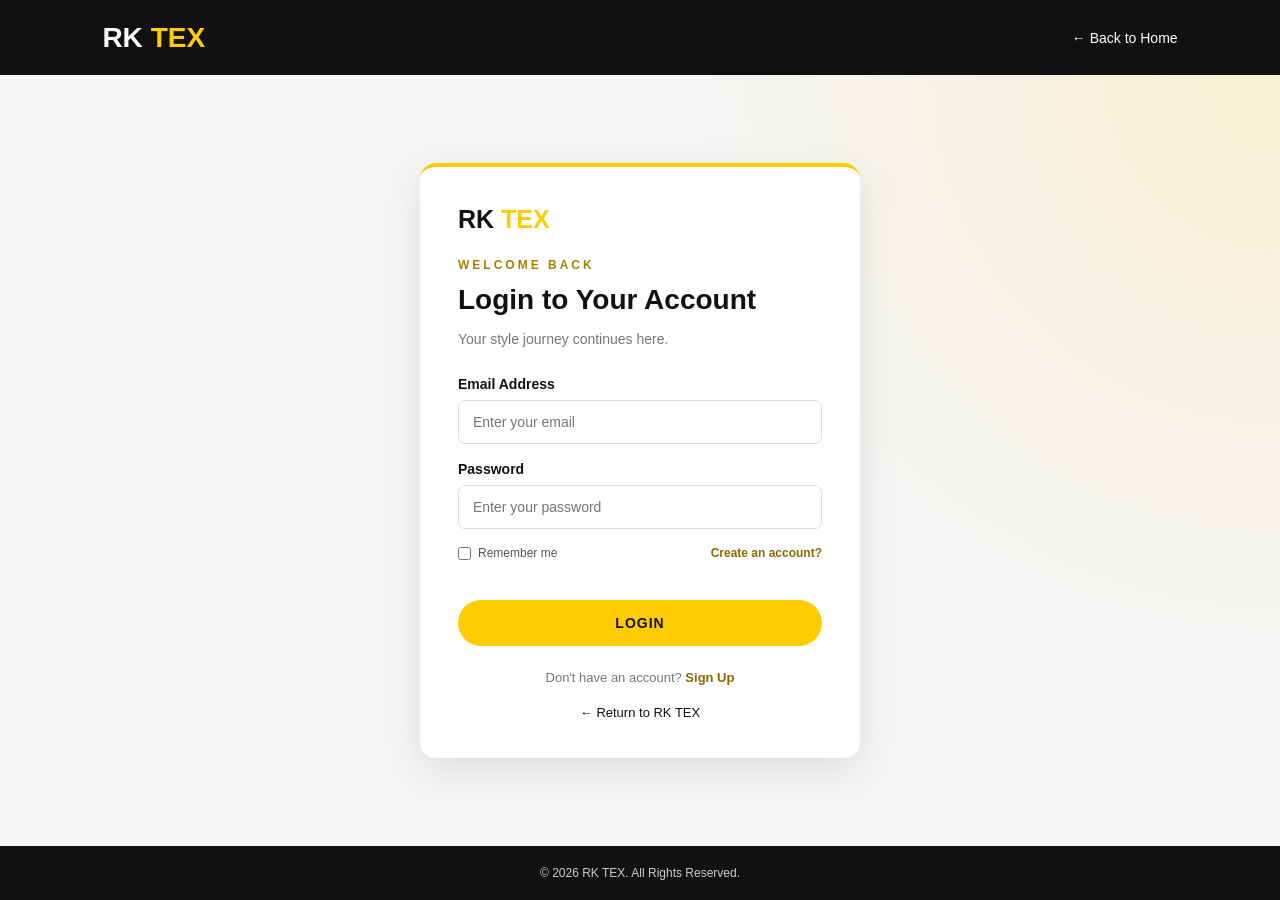
<file: login.html>
<!DOCTYPE html>
<html lang="en">
<head>
    <meta charset="UTF-8">
    <meta name="viewport" content="width=device-width, initial-scale=1.0">
    <title>Login | RK TEX</title>
    <link rel="stylesheet" href="auth.css">
</head>
<body>

    <header class="navbar">
        <a href="index.html" class="logo">RK <span>TEX</span></a>
        <a href="index.html" class="back-link">← Back to Home</a>
    </header>

    <main class="auth-container">
        <section class="auth-card">
            <a href="index.html" class="brand-small">RK <span>TEX</span></a>

            <p class="eyebrow">WELCOME BACK</p>
            <h1>Login to Your Account</h1>
            <p class="subtitle">Your style journey continues here.</p>

            <form action="#" method="get">
                <label for="email">Email Address</label>
                <input
                    type="email"
                    id="email"
                    name="email"
                    placeholder="Enter your email"
                    autocomplete="email"
                    required
                >

                <label for="password">Password</label>
                <input
                    type="password"
                    id="password"
                    name="password"
                    placeholder="Enter your password"
                    autocomplete="current-password"
                    required
                >

                <div class="form-options">
                    <label class="remember">
                        <input type="checkbox" name="remember">
                        Remember me
                    </label>
                    <a href="register.html">Create an account?</a>
                </div>

                <button type="submit" class="auth-button">LOGIN</button>
            </form>

            <p class="switch-text">
                Don't have an account?
                <a href="register.html">Sign Up</a>
            </p>

            <a href="index.html" class="home-link">← Return to RK TEX</a>
        </section>
    </main>

    <footer class="footer">
        © 2026 RK TEX. All Rights Reserved.
    </footer>

</body>
</html>
</file>
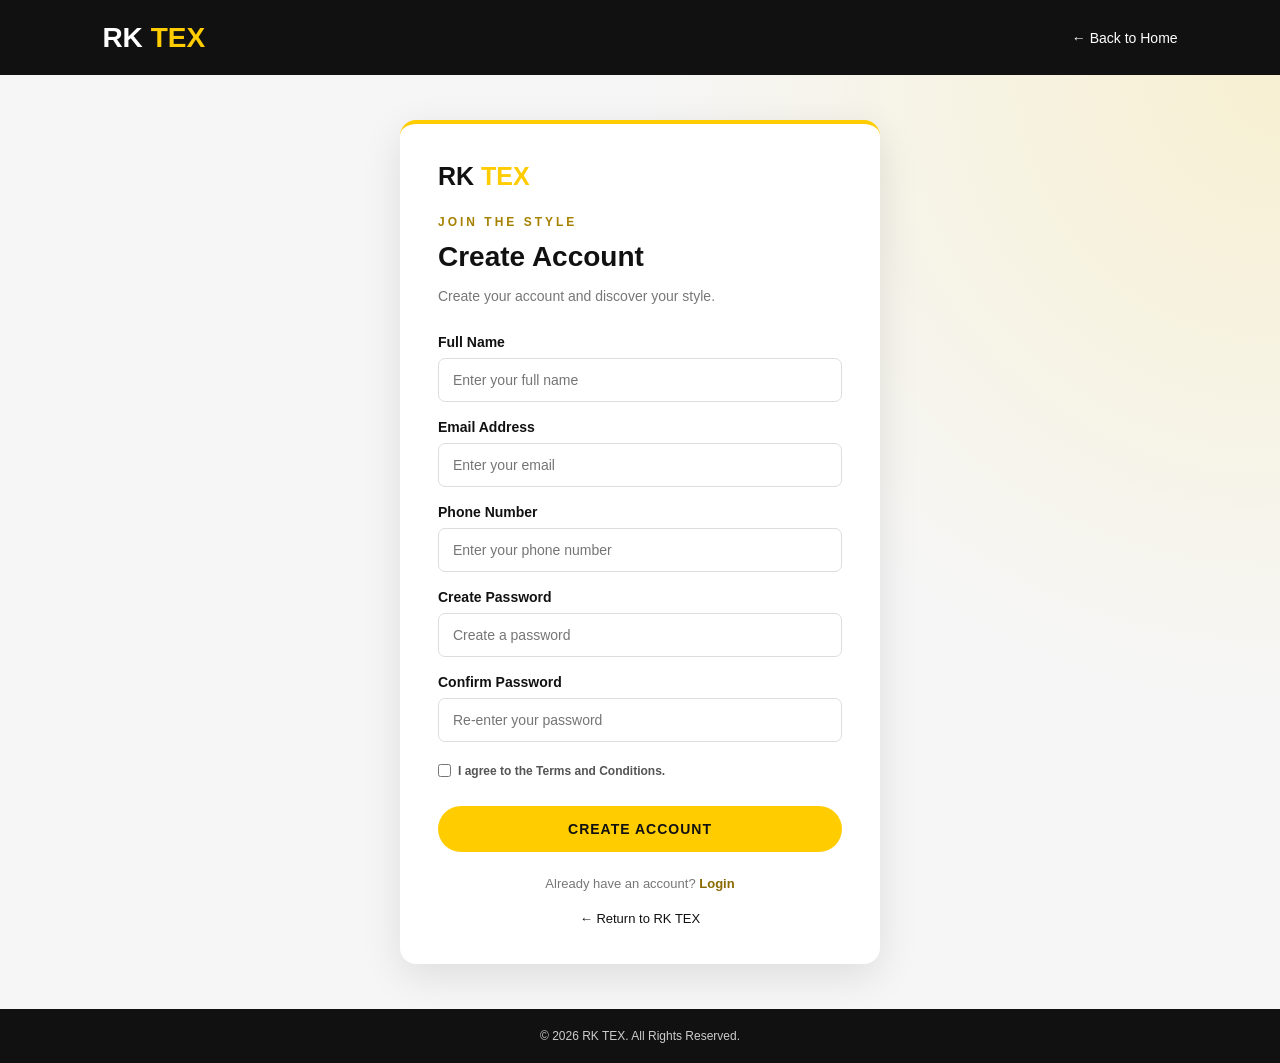
<file: register.html>
<!DOCTYPE html>
<html lang="en">
<head>
    <meta charset="UTF-8">
    <meta name="viewport" content="width=device-width, initial-scale=1.0">
    <title>Create Account | RK TEX</title>
    <link rel="stylesheet" href="auth.css">
</head>
<body>

    <header class="navbar">
        <a href="index.html" class="logo">RK <span>TEX</span></a>
        <a href="index.html" class="back-link">← Back to Home</a>
    </header>

    <main class="auth-container">
        <section class="auth-card register-card">
            <a href="index.html" class="brand-small">RK <span>TEX</span></a>

            <p class="eyebrow">JOIN THE STYLE</p>
            <h1>Create Account</h1>
            <p class="subtitle">Create your account and discover your style.</p>

            <form action="#" method="get">
                <label for="fullname">Full Name</label>
                <input
                    type="text"
                    id="fullname"
                    name="fullname"
                    placeholder="Enter your full name"
                    autocomplete="name"
                    required
                >

                <label for="email">Email Address</label>
                <input
                    type="email"
                    id="email"
                    name="email"
                    placeholder="Enter your email"
                    autocomplete="email"
                    required
                >

                <label for="phone">Phone Number</label>
                <input
                    type="tel"
                    id="phone"
                    name="phone"
                    placeholder="Enter your phone number"
                    autocomplete="tel"
                    pattern="[0-9]{10}"
                    maxlength="10"
                    required
                >

                <label for="password">Create Password</label>
                <input
                    type="password"
                    id="password"
                    name="password"
                    placeholder="Create a password"
                    autocomplete="new-password"
                    minlength="8"
                    required
                >

                <label for="confirm-password">Confirm Password</label>
                <input
                    type="password"
                    id="confirm-password"
                    name="confirm-password"
                    placeholder="Re-enter your password"
                    autocomplete="new-password"
                    minlength="8"
                    required
                >

                <label class="terms">
                    <input type="checkbox" name="terms" required>
                    I agree to the Terms and Conditions.
                </label>

                <button type="submit" class="auth-button">
                    CREATE ACCOUNT
                </button>
            </form>

            <p class="switch-text">
                Already have an account?
                <a href="login.html">Login</a>
            </p>

            <a href="index.html" class="home-link">← Return to RK TEX</a>
        </section>
    </main>

    <footer class="footer">
        © 2026 RK TEX. All Rights Reserved.
    </footer>

</body>
</html>
</file>
<file: auth.css>
* {
    margin: 0;
    padding: 0;
    box-sizing: border-box;
}

:root {
    --black: #111111;
    --yellow: #ffcc00;
    --white: #ffffff;
    --light: #f6f6f6;
    --gray: #777777;
}

body {
    font-family: Arial, Helvetica, sans-serif;
    background: var(--light);
    color: var(--black);
    min-height: 100vh;
    display: flex;
    flex-direction: column;
}

.navbar {
    min-height: 75px;
    background: var(--black);
    display: flex;
    align-items: center;
    justify-content: space-between;
    padding: 15px 8%;
}

.logo {
    font-size: 28px;
    font-weight: 900;
    color: var(--white);
    text-decoration: none;
}

.logo span,
.brand-small span {
    color: var(--yellow);
}

.back-link {
    color: var(--white);
    text-decoration: none;
    font-size: 14px;
}

.back-link:hover,
.home-link:hover {
    color: var(--yellow);
}

.auth-container {
    flex: 1;
    display: flex;
    align-items: center;
    justify-content: center;
    padding: 45px 18px;
    background:
        radial-gradient(
            circle at top right,
            rgba(255, 204, 0, 0.15),
            transparent 40%
        ),
        var(--light);
}

.auth-card {
    width: 100%;
    max-width: 440px;
    background: var(--white);
    padding: 38px;
    border-radius: 16px;
    box-shadow: 0 12px 40px rgba(0, 0, 0, 0.10);
    border-top: 4px solid var(--yellow);
}

.register-card {
    max-width: 480px;
}

.brand-small {
    display: inline-block;
    font-size: 25px;
    font-weight: 900;
    color: var(--black);
    text-decoration: none;
    margin-bottom: 24px;
}

.eyebrow {
    color: #a68100;
    font-size: 12px;
    font-weight: bold;
    letter-spacing: 3px;
    margin-bottom: 10px;
}

h1 {
    font-size: 28px;
    line-height: 1.3;
    margin-bottom: 10px;
}

.subtitle {
    color: var(--gray);
    font-size: 14px;
    line-height: 1.6;
    margin-bottom: 26px;
}

form > label {
    display: block;
    font-size: 14px;
    font-weight: bold;
    margin: 17px 0 8px;
}

form input:not([type="checkbox"]) {
    width: 100%;
    padding: 13px 14px;
    border: 1px solid #dddddd;
    border-radius: 7px;
    outline: none;
    font-size: 14px;
    background: #ffffff;
}

form input:focus {
    border-color: #d4a900;
    box-shadow: 0 0 0 3px rgba(255, 204, 0, 0.15);
}

.form-options {
    display: flex;
    justify-content: space-between;
    align-items: center;
    gap: 10px;
    flex-wrap: wrap;
    margin: 17px 0 22px;
    font-size: 12px;
}

.remember,
.terms {
    display: flex;
    align-items: center;
    gap: 7px;
    font-size: 12px;
    color: #555555;
}

.form-options a,
.switch-text a {
    color: #8a6a00;
    font-weight: bold;
    text-decoration: none;
}

.form-options a:hover,
.switch-text a:hover {
    text-decoration: underline;
}

.auth-button {
    width: 100%;
    border: none;
    border-radius: 30px;
    background: var(--yellow);
    color: var(--black);
    padding: 15px;
    font-size: 14px;
    font-weight: 800;
    letter-spacing: 1px;
    cursor: pointer;
    transition: 0.3s ease;
    margin-top: 18px;
}

.auth-button:hover {
    background: var(--black);
    color: var(--yellow);
    transform: translateY(-2px);
}

.terms {
    margin-top: 20px;
    line-height: 1.5;
}

.switch-text {
    text-align: center;
    font-size: 13px;
    margin-top: 24px;
    color: var(--gray);
}

.home-link {
    display: block;
    text-align: center;
    color: var(--black);
    text-decoration: none;
    font-size: 13px;
    margin-top: 20px;
}

.footer {
    background: var(--black);
    color: #cccccc;
    text-align: center;
    padding: 20px 10px;
    font-size: 12px;
}

@media (max-width: 480px) {
    .navbar {
        padding: 15px 5%;
    }

    .logo {
        font-size: 24px;
    }

    .auth-container {
        padding: 28px 14px;
    }

    .auth-card {
        padding: 26px 20px;
    }

    h1 {
        font-size: 24px;
    }

    .back-link {
        font-size: 12px;
    }
}
</file>
